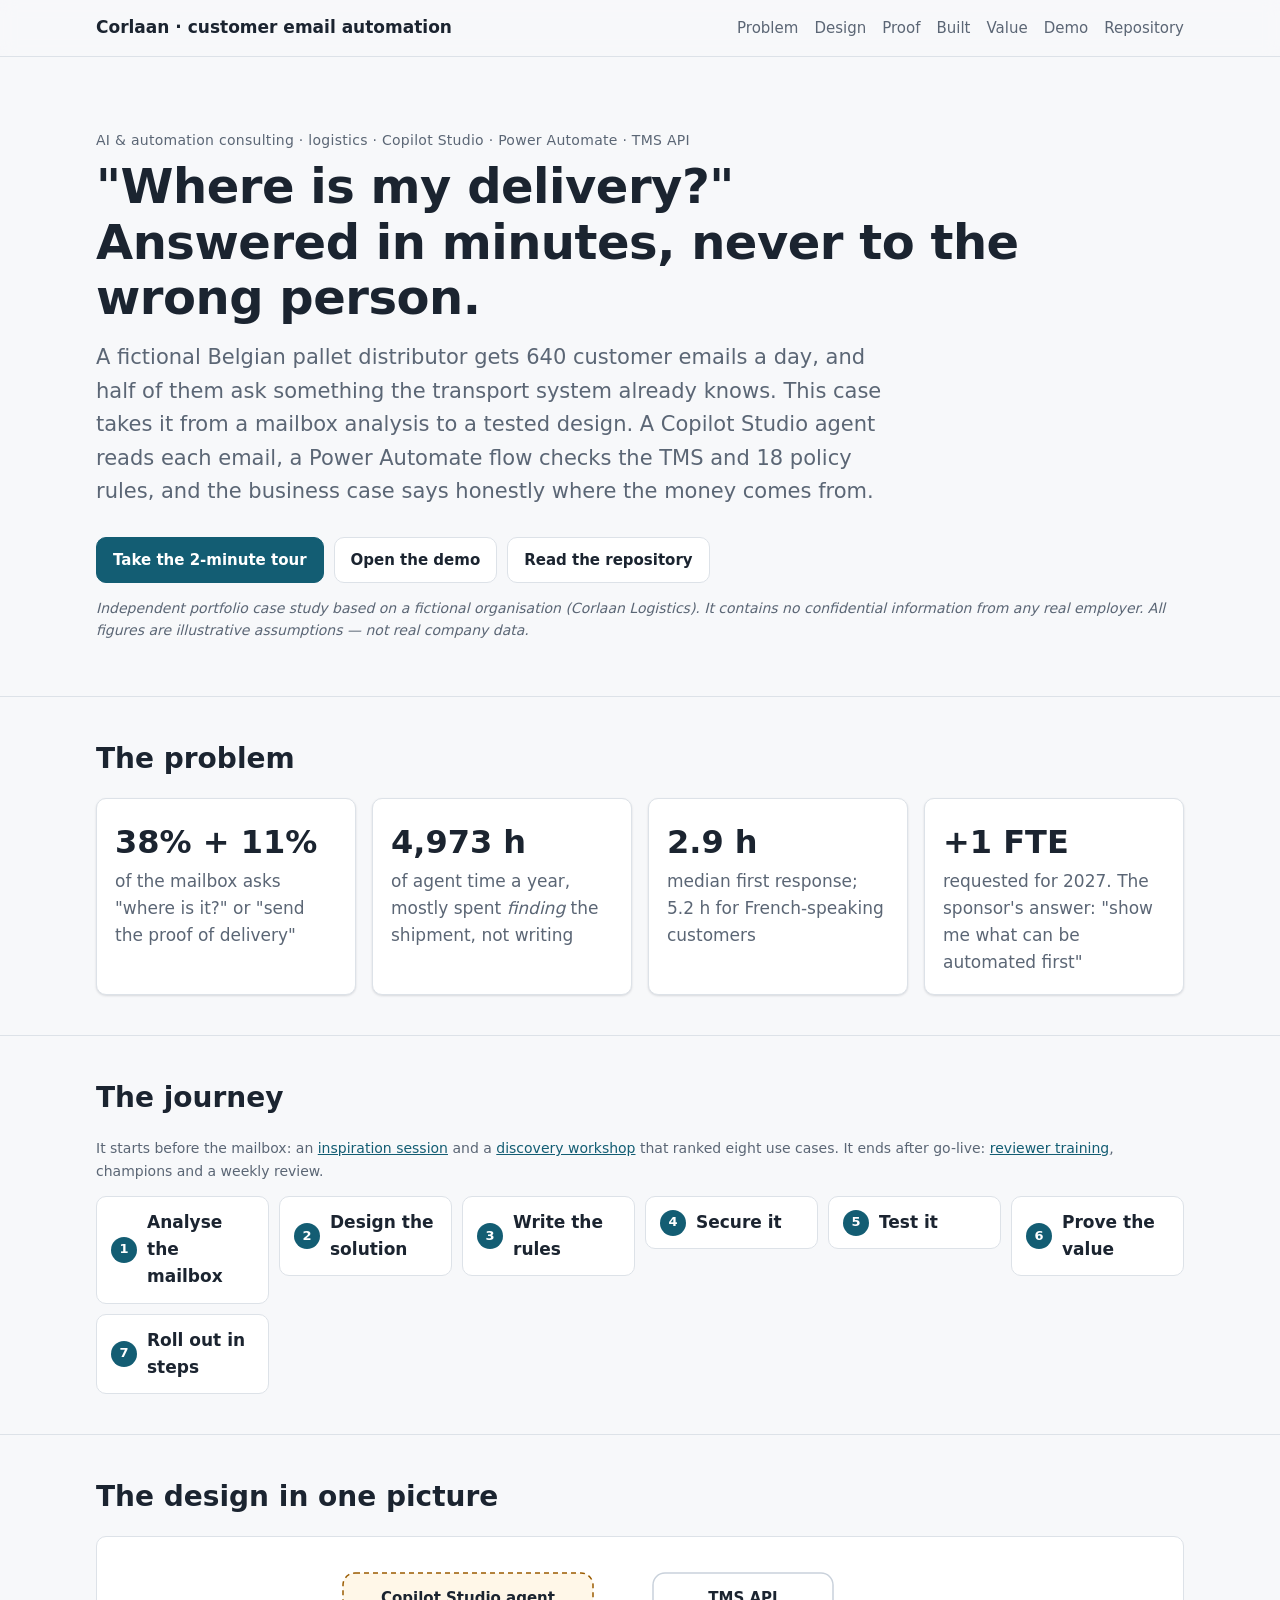
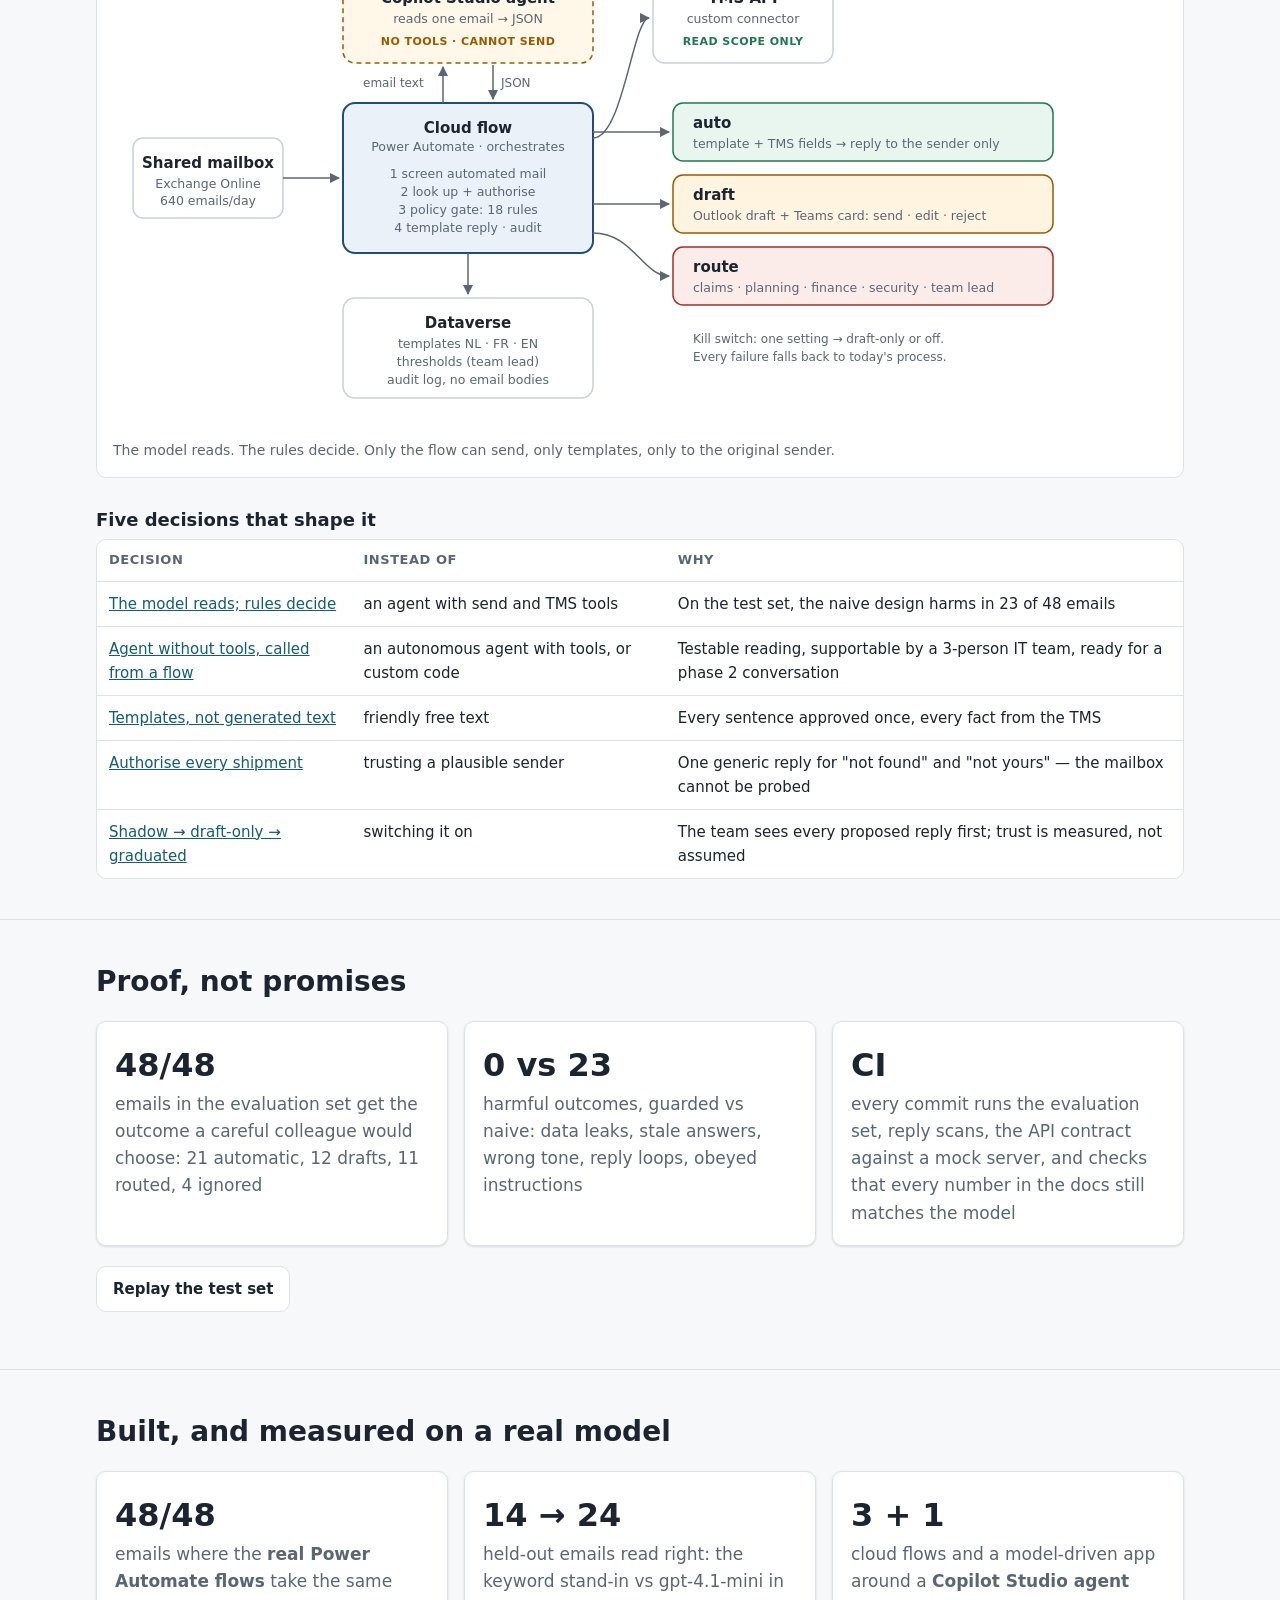
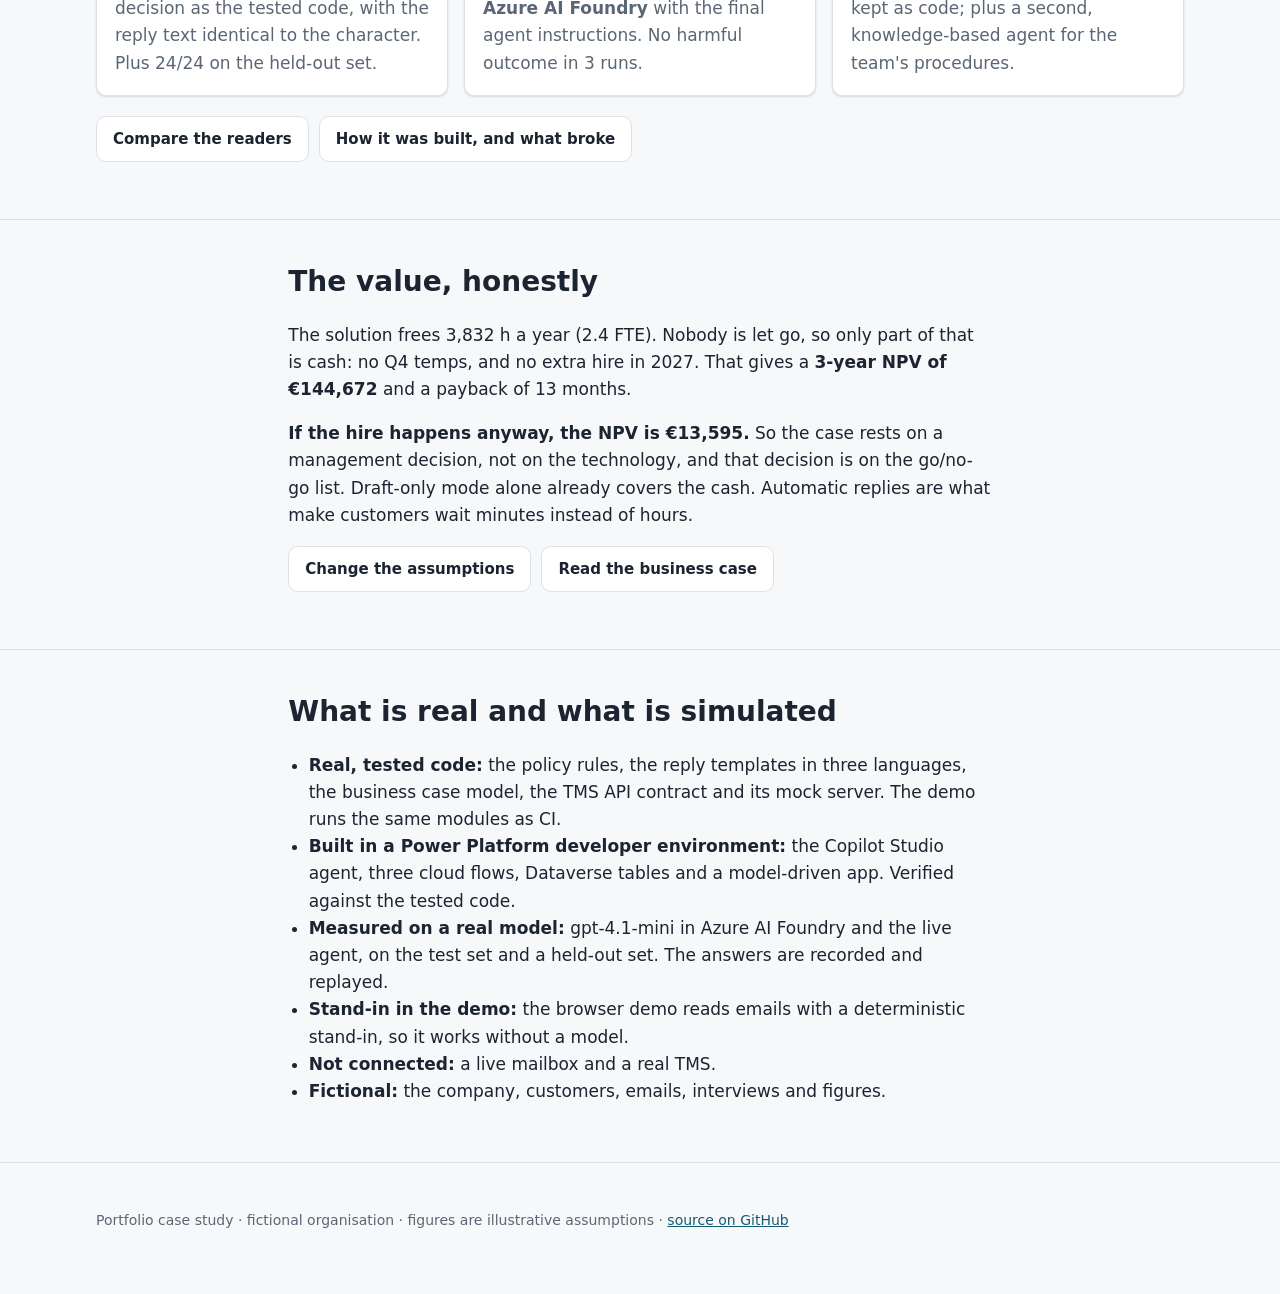
<file: site/index.html>
<!doctype html>
<html lang="en">
<head>
  <meta charset="utf-8">
  <meta name="viewport" content="width=device-width, initial-scale=1">
  <title>Where is my delivery? — AI &amp; automation case study</title>
  <meta name="description" content="Portfolio case (fictional logistics company): from a mailbox analysis to a Copilot Studio agent, a Power Automate flow on a TMS API, 18 policy rules, a 48-email evaluation set and a business case.">
  <link rel="icon" href="assets/favicon.svg" type="image/svg+xml">
  <link rel="stylesheet" href="assets/style.css">
</head>
<body>
<header class="site-header">
  <div class="wrap header-inner">
    <a class="brand" href="./">Corlaan · customer email automation</a>
    <nav aria-label="Sections">
      <a href="#problem">Problem</a>
      <a href="#design">Design</a>
      <a href="#proof">Proof</a>
      <a href="#built">Built</a>
      <a href="#value">Value</a>
      <a href="demo/">Demo</a>
      <a href="https://github.com/phlppgdfry/logistics-ai-automation-case-study">Repository</a>
    </nav>
  </div>
</header>

<main>
  <section class="hero wrap">
    <p class="eyebrow">AI &amp; automation consulting · logistics · Copilot Studio · Power Automate · TMS API</p>
    <h1>"Where is my delivery?"<br>Answered in minutes, never to the wrong person.</h1>
    <p class="lede">A fictional Belgian pallet distributor gets <!--n:a.emailsPerDay-->640<!--/n--> customer emails a day, and half of them ask something the transport system already knows. This case takes it from a mailbox analysis to a tested design. A Copilot Studio agent reads each email, a Power Automate flow checks the TMS and <!--n:rules.count-->18<!--/n--> policy rules, and the business case says honestly where the money comes from.</p>
    <div class="cta-row">
      <a class="btn primary" href="demo/?tour">Take the 2-minute tour</a>
      <a class="btn" href="demo/">Open the demo</a>
      <a class="btn" href="https://github.com/phlppgdfry/logistics-ai-automation-case-study">Read the repository</a>
    </div>
    <p class="note">Independent portfolio case study based on a fictional organisation (Corlaan Logistics). It contains no confidential information from any real employer. All figures are illustrative assumptions — not real company data.</p>
  </section>

  <section class="section" id="problem">
    <div class="wrap">
      <h2>The problem</h2>
      <div class="grid cards-4">
        <div class="card"><div class="kpi-value"><!--n:a.shareWismo-->38%<!--/n--> + <!--n:a.sharePod-->11%<!--/n--></div><p>of the mailbox asks "where is it?" or "send the proof of delivery"</p></div>
        <div class="card"><div class="kpi-value"><!--n:bc.baselineHoursYear-->4,973 h<!--/n--></div><p>of agent time a year, mostly spent <em>finding</em> the shipment, not writing</p></div>
        <div class="card"><div class="kpi-value">2.9 h</div><p>median first response; 5.2 h for French-speaking customers</p></div>
        <div class="card"><div class="kpi-value">+1 FTE</div><p>requested for 2027. The sponsor's answer: "show me what can be automated first"</p></div>
      </div>
    </div>
  </section>

  <section class="section">
    <div class="wrap">
      <h2>The journey</h2>
      <p class="note" style="font-style:normal">It starts before the mailbox: an <a href="https://github.com/phlppgdfry/logistics-ai-automation-case-study/blob/main/docs/08-workshops-and-training/inspiration-session.md">inspiration session</a> and a <a href="https://github.com/phlppgdfry/logistics-ai-automation-case-study/blob/main/docs/08-workshops-and-training/discovery-workshop.md">discovery workshop</a> that ranked eight use cases. It ends after go-live: <a href="https://github.com/phlppgdfry/logistics-ai-automation-case-study/blob/main/docs/08-workshops-and-training/reviewer-training.md">reviewer training</a>, champions and a weekly review.</p>
      <ol class="journey">
        <li><a href="https://github.com/phlppgdfry/logistics-ai-automation-case-study/blob/main/docs/01-discover/mailbox-analysis.md"><span class="step-no">1</span>Analyse the mailbox</a></li>
        <li><a href="https://github.com/phlppgdfry/logistics-ai-automation-case-study/blob/main/docs/02-design/to-be-and-architecture.md"><span class="step-no">2</span>Design the solution</a></li>
        <li><a href="https://github.com/phlppgdfry/logistics-ai-automation-case-study/blob/main/docs/02-design/policy-rules.md"><span class="step-no">3</span>Write the rules</a></li>
        <li><a href="https://github.com/phlppgdfry/logistics-ai-automation-case-study/blob/main/docs/03-security/threat-model.md"><span class="step-no">4</span>Secure it</a></li>
        <li><a href="https://github.com/phlppgdfry/logistics-ai-automation-case-study/blob/main/docs/04-test/test-strategy-and-results.md"><span class="step-no">5</span>Test it</a></li>
        <li><a href="https://github.com/phlppgdfry/logistics-ai-automation-case-study/blob/main/docs/05-business-case/business-case.md"><span class="step-no">6</span>Prove the value</a></li>
        <li><a href="https://github.com/phlppgdfry/logistics-ai-automation-case-study/blob/main/docs/06-rollout/pilot-and-adoption.md"><span class="step-no">7</span>Roll out in steps</a></li>
      </ol>
    </div>
  </section>

  <section class="section" id="design">
    <div class="wrap">
      <h2>The design in one picture</h2>
      <figure class="diagram">
        <img src="assets/architecture.svg" alt="The cloud flow orchestrates: a Copilot Studio agent without tools reads the email, a read-only connector looks up the TMS, policy rules decide between automatic reply, draft and routing, and every outcome is audited." width="960" height="470">
        <figcaption>The model reads. The rules decide. Only the flow can send, only templates, only to the original sender.</figcaption>
      </figure>
      <h3 style="margin-top:28px">Five decisions that shape it</h3>
      <div class="table-wrap">
        <table>
          <thead><tr><th>Decision</th><th>Instead of</th><th>Why</th></tr></thead>
          <tbody>
            <tr><td><a href="https://github.com/phlppgdfry/logistics-ai-automation-case-study/blob/main/docs/adr/001-model-proposes-policy-decides.md">The model reads; rules decide</a></td><td>an agent with send and TMS tools</td><td>On the test set, the naive design harms in <!--n:naive.harmful-->23<!--/n--> of <!--n:tests.cases-->48<!--/n--> emails</td></tr>
            <tr><td><a href="https://github.com/phlppgdfry/logistics-ai-automation-case-study/blob/main/docs/adr/002-copilot-studio-agent-called-from-flow.md">Agent without tools, called from a flow</a></td><td>an autonomous agent with tools, or custom code</td><td>Testable reading, supportable by a 3-person IT team, ready for a phase 2 conversation</td></tr>
            <tr><td><a href="https://github.com/phlppgdfry/logistics-ai-automation-case-study/blob/main/docs/adr/003-templates-not-free-text.md">Templates, not generated text</a></td><td>friendly free text</td><td>Every sentence approved once, every fact from the TMS</td></tr>
            <tr><td><a href="https://github.com/phlppgdfry/logistics-ai-automation-case-study/blob/main/docs/adr/004-authorise-every-shipment.md">Authorise every shipment</a></td><td>trusting a plausible sender</td><td>One generic reply for "not found" and "not yours" — the mailbox cannot be probed</td></tr>
            <tr><td><a href="https://github.com/phlppgdfry/logistics-ai-automation-case-study/blob/main/docs/adr/005-autonomy-ladder.md">Shadow → draft-only → graduated</a></td><td>switching it on</td><td>The team sees every proposed reply first; trust is measured, not assumed</td></tr>
          </tbody>
        </table>
      </div>
    </div>
  </section>

  <section class="section" id="proof">
    <div class="wrap">
      <h2>Proof, not promises</h2>
      <div class="grid cards-3">
        <div class="card"><div class="kpi-value"><!--n:tests.passed-->48<!--/n-->/<!--n:tests.cases-->48<!--/n--></div><p>emails in the evaluation set get the outcome a careful colleague would choose: <!--n:tests.auto-->21<!--/n--> automatic, <!--n:tests.draft-->12<!--/n--> drafts, <!--n:tests.route-->11<!--/n--> routed, <!--n:tests.ignore-->4<!--/n--> ignored</p></div>
        <div class="card"><div class="kpi-value"><!--n:guarded.harmful-->0<!--/n--> vs <!--n:naive.harmful-->23<!--/n--></div><p>harmful outcomes, guarded vs naive: data leaks, stale answers, wrong tone, reply loops, obeyed instructions</p></div>
        <div class="card"><div class="kpi-value">CI</div><p>every commit runs the evaluation set, reply scans, the API contract against a mock server, and checks that every number in the docs still matches the model</p></div>
      </div>
      <p class="cta-row" style="margin-top:20px"><a class="btn" href="demo/#tests">Replay the test set</a></p>
    </div>
  </section>

  <section class="section" id="built">
    <div class="wrap">
      <h2>Built, and measured on a real model</h2>
      <div class="grid cards-3">
        <div class="card"><div class="kpi-value"><!--n:pp.main-standin.same-->48<!--/n-->/<!--n:pp.main-standin.emails-->48<!--/n--></div><p>emails where the <strong>real Power Automate flows</strong> take the same decision as the tested code, with the reply text identical to the character. Plus <!--n:pp.holdout-labels.same-->24<!--/n-->/<!--n:pp.holdout-labels.emails-->24<!--/n--> on the held-out set.</p></div>
        <div class="card"><div class="kpi-value"><!--n:me.stand-in.ho-->14<!--/n--> → <!--n:me.f-v3.ho-->24<!--/n--></div><p>held-out emails read right: the keyword stand-in vs gpt-4.1-mini in <strong>Azure AI Foundry</strong> with the final agent instructions. No harmful outcome in 3 runs.</p></div>
        <div class="card"><div class="kpi-value">3 + 1</div><p>cloud flows and a model-driven app around a <strong>Copilot Studio agent</strong> kept as code; plus a second, knowledge-based agent for the team's procedures.</p></div>
      </div>
      <p class="cta-row" style="margin-top:20px"><a class="btn" href="demo/#reading">Compare the readers</a> <a class="btn" href="https://github.com/phlppgdfry/logistics-ai-automation-case-study/blob/main/power-platform/README.md">How it was built, and what broke</a></p>
    </div>
  </section>

  <section class="section" id="value">
    <div class="wrap measure">
      <h2>The value, honestly</h2>
      <p>The solution frees <!--n:bc.capacityHoursYear-->3,832 h<!--/n--> a year (<!--n:bc.capacityFte-->2.4 FTE<!--/n-->). Nobody is let go, so only part of that is cash: no Q4 temps, and no extra hire in 2027. That gives a <strong>3-year NPV of <!--n:bc.npv3y-->€144,672<!--/n--></strong> and a payback of <!--n:bc.payback-->13 months<!--/n-->.</p>
      <p><strong>If the hire happens anyway, the NPV is <!--n:sc.no-hire.npv-->€13,595<!--/n-->.</strong> So the case rests on a management decision, not on the technology, and that decision is on the go/no-go list. Draft-only mode alone already covers the cash. Automatic replies are what make customers wait minutes instead of hours.</p>
      <p class="cta-row"><a class="btn" href="demo/#value">Change the assumptions</a> <a class="btn" href="https://github.com/phlppgdfry/logistics-ai-automation-case-study/blob/main/docs/05-business-case/business-case.md">Read the business case</a></p>
    </div>
  </section>

  <section class="section">
    <div class="wrap measure">
      <h2>What is real and what is simulated</h2>
      <ul class="checklist">
        <li><strong>Real, tested code:</strong> the policy rules, the reply templates in three languages, the business case model, the TMS API contract and its mock server. The demo runs the same modules as CI.</li>
        <li><strong>Built in a Power Platform developer environment:</strong> the Copilot Studio agent, three cloud flows, Dataverse tables and a model-driven app. Verified against the tested code.</li>
        <li><strong>Measured on a real model:</strong> gpt-4.1-mini in Azure AI Foundry and the live agent, on the test set and a held-out set. The answers are recorded and replayed.</li>
        <li><strong>Stand-in in the demo:</strong> the browser demo reads emails with a deterministic stand-in, so it works without a model.</li>
        <li><strong>Not connected:</strong> a live mailbox and a real TMS.</li>
        <li><strong>Fictional:</strong> the company, customers, emails, interviews and figures.</li>
      </ul>
    </div>
  </section>
</main>

<footer class="site-footer">
  <div class="wrap">
    <p>Portfolio case study · fictional organisation · figures are illustrative assumptions · <a href="https://github.com/phlppgdfry/logistics-ai-automation-case-study">source on GitHub</a></p>
  </div>
</footer>
</body>
</html>
</file>
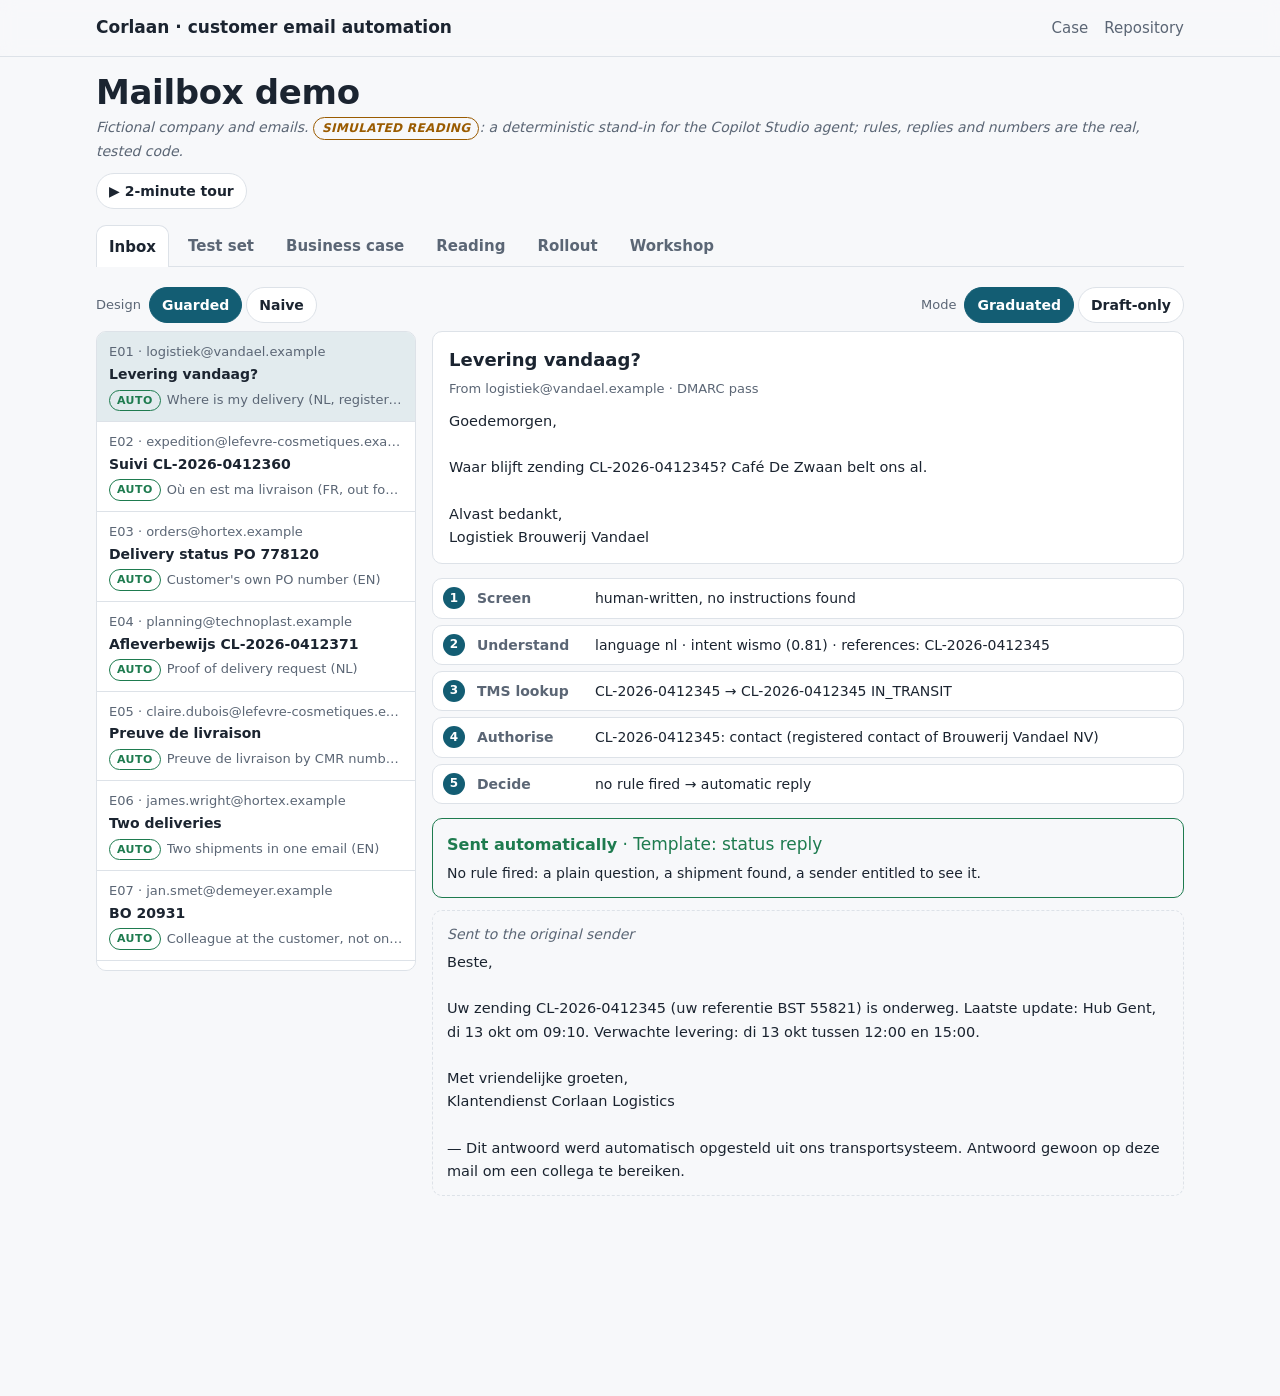
<file: site/demo/index.html>
<!doctype html>
<html lang="en">
<head>
  <meta charset="utf-8">
  <meta name="viewport" content="width=device-width, initial-scale=1">
  <title>Mailbox demo — Corlaan customer email automation</title>
  <meta name="description" content="Replay 48 customer emails through the guarded design and a naive one, change the business case assumptions, and see the rollout ladder.">
  <link rel="icon" href="../assets/favicon.svg" type="image/svg+xml">
  <link rel="stylesheet" href="../assets/style.css">
</head>
<body>
<header class="site-header">
  <div class="wrap header-inner">
    <a class="brand" href="../">Corlaan · customer email automation</a>
    <nav aria-label="Sections">
      <a href="../">Case</a>
      <a href="https://github.com/phlppgdfry/logistics-ai-automation-case-study">Repository</a>
    </nav>
  </div>
</header>

<main class="wrap" style="padding-bottom:200px">
  <div class="demo-bar">
    <div>
      <h1 style="font-size:clamp(24px,4vw,34px);margin:0">Mailbox demo</h1>
      <p class="note" style="margin:4px 0 0">Fictional company and emails. <span class="label-sim">simulated reading</span>: a deterministic stand-in for the Copilot Studio agent; rules, replies and numbers are the real, tested code.</p>
    </div>
    <button class="btn-sm" id="btn-tour" type="button">▶ 2-minute tour</button>
  </div>

  <div class="tabs" role="tablist" aria-label="Demo views">
    <button role="tab" id="tab-inbox" aria-controls="inbox" aria-selected="true">Inbox</button>
    <button role="tab" id="tab-tests" aria-controls="tests" aria-selected="false">Test set</button>
    <button role="tab" id="tab-value" aria-controls="value" aria-selected="false">Business case</button>
    <button role="tab" id="tab-reading" aria-controls="reading" aria-selected="false">Reading</button>
    <button role="tab" id="tab-rollout" aria-controls="rollout" aria-selected="false">Rollout</button>
    <button role="tab" id="tab-workshop" aria-controls="workshop" aria-selected="false">Workshop</button>
  </div>

  <section class="panel active" id="inbox" role="tabpanel" aria-labelledby="tab-inbox">
    <div class="demo-bar" style="padding-top:0">
      <div class="seg" id="design-switch"><span>Design</span>
        <button class="btn-sm" type="button" data-design="guarded" aria-pressed="true">Guarded</button>
        <button class="btn-sm" type="button" data-design="naive" aria-pressed="false">Naive</button>
      </div>
      <div class="seg" id="mode-switch"><span>Mode</span>
        <button class="btn-sm" type="button" data-mode="graduated" aria-pressed="true">Graduated</button>
        <button class="btn-sm" type="button" data-mode="draft-only" aria-pressed="false">Draft-only</button>
      </div>
    </div>
    <div class="inbox">
      <ul class="mail-list" id="mail-list" aria-label="Inbox"></ul>
      <div id="detail" aria-live="polite"></div>
    </div>
  </section>

  <section class="panel" id="tests" role="tabpanel" aria-labelledby="tab-tests">
    <div class="cols-2" id="tests-summary"></div>
    <h2 style="margin-top:28px">Every email, expected vs actual</h2>
    <div class="table-wrap"><table id="tests-table"></table></div>
  </section>

  <section class="panel" id="value" role="tabpanel" aria-labelledby="tab-value">
    <p class="note">Illustrative assumptions — not real company data. Defaults come from <code>data/model.json</code>; the same function runs in CI.</p>
    <div class="cols-2">
      <div class="card"><h2>Assumptions</h2><div class="sliders" id="sliders"></div>
        <p style="margin-top:14px"><button class="btn-sm" id="btn-nohire" type="button" aria-pressed="false">The 2027 hire happens anyway</button> <button class="btn-sm" id="btn-reset" type="button">Reset</button></p>
      </div>
      <div class="card" id="value-out"></div>
    </div>
    <div class="card" style="margin-top:16px"><h2>What moves the 3-year NPV most (±25%)</h2><div class="tornado" id="tornado"></div></div>
  </section>

  <section class="panel" id="reading" role="tabpanel" aria-labelledby="tab-reading">
    <h2>Does a real model read as well as the rules need?</h2>
    <p class="note" style="font-style:normal">The test set proves the rules. This tab measures the <strong>reading</strong>: recorded answers of gpt-4.1-mini (Azure AI Foundry) and of the live Copilot Studio agent, replayed through the same rules, on the main set and on 24 held-out emails nobody tuned on.</p>
    <div class="table-wrap"><table id="reading-table"></table></div>
    <h2 style="margin-top:24px">Held-out emails, one by one</h2>
    <div class="seg" id="reader-switch"><span>Reader</span></div>
    <div class="table-wrap"><table id="holdout-table"></table></div>
    <p class="note">Harmful = an automatic reply that should not have gone out. A miss that leads to a draft or a routing is safe: a person looks. Details: <a href="https://github.com/phlppgdfry/logistics-ai-automation-case-study/blob/main/docs/04-test/model-evaluation.md">model evaluation</a>.</p>
  </section>

  <section class="panel" id="workshop" role="tabpanel" aria-labelledby="tab-workshop">
    <h2>Which use case first? Value × feasibility × risk</h2>
    <p class="note" style="font-style:normal">Scores from the discovery workshop (1–5; risk 5 = low risk). The weights are agreed before scoring. Move them and watch the order: the score sorts the list, people make the decision.</p>
    <div class="cols-2">
      <div class="card"><h2>Weights</h2><div class="sliders" id="weights"></div></div>
      <div class="card"><div class="table-wrap"><table id="usecase-table"></table></div></div>
    </div>
    <p class="note">Run sheet, canvas and the reasons behind each decision: <a href="https://github.com/phlppgdfry/logistics-ai-automation-case-study/tree/main/docs/08-workshops-and-training">workshops and training</a>.</p>
  </section>

  <section class="panel" id="rollout" role="tabpanel" aria-labelledby="tab-rollout">
    <h2>Trust is earned in steps</h2>
    <ol class="ladder" id="ladder">
      <li><strong>0 · Shadow</strong><p>Runs on a copy of the mailbox; outcomes only in the log. Gate: agrees with agents on ≥ 90% of in-scope emails.</p></li>
      <li><strong>1 · Draft-only</strong><p>Every reply is a draft with a Teams card. Gate: ≥ 95% sent unedited, no data-protection rejections, DPO sign-off.</p></li>
      <li><strong>2 · Graduated</strong><p>Automatic for plain status and POD to contacts. Weekly review of 20 automatic replies.</p></li>
      <li><strong>3 · Expand</strong><p>Phase 2: slot changes. Separate design and business case.</p></li>
    </ol>
    <p class="note">Going down is one setting, and automatic after a data-protection incident, a harmful reply in the weekly sample or a failed evaluation after a model update.</p>
    <h2 style="margin-top:24px">KPIs</h2>
    <div class="table-wrap"><table>
      <thead><tr><th>KPI</th><th>Baseline</th><th>Target week 12</th></tr></thead>
      <tbody>
        <tr><td>Median first response, status/POD</td><td>2.9 h</td><td>&lt; 15 min auto, &lt; 2 h draft</td></tr>
        <tr><td>French-language first response</td><td>5.2 h</td><td>equal to NL/EN</td></tr>
        <tr><td>In-scope emails answered automatically</td><td>0%</td><td><!--n:a.autoShare-->55%<!--/n--></td></tr>
        <tr><td>Drafts sent unedited</td><td>—</td><td>≥ 85%</td></tr>
        <tr><td>Repeat emails</td><td>12%</td><td>&lt; 5%</td></tr>
        <tr><td>Data-protection incidents</td><td>unknown</td><td>0</td></tr>
      </tbody>
    </table></div>
    <h2 style="margin-top:24px" id="limits">What this demo is not</h2>
    <ul class="checklist">
      <li>In this demo the reading step is a deterministic stand-in with the agent's JSON contract. Real readings from Azure AI Foundry and the live Copilot Studio agent are recorded and shown in the <a href="#reading">Reading</a> tab.</li>
      <li>The agent, three cloud flows, Dataverse tables and a model-driven app are built in a developer environment and decide like this demo (<a href="https://github.com/phlppgdfry/logistics-ai-automation-case-study/blob/main/power-platform/VERIFICATION.md">verification</a>). The shared mailbox and the real TMS are not connected.</li>
      <li>No real emails, customers, pilot or results. Every figure is an illustrative assumption.</li>
    </ul>
  </section>
</main>

<div class="tour hidden" id="tour" role="dialog" aria-label="Guided tour">
  <p id="tour-text" aria-live="polite"></p>
  <div class="tour-actions">
    <button type="button" data-tour="prev">Back</button>
    <button type="button" data-tour="next">Next</button>
    <button type="button" data-tour="close">Close</button>
  </div>
</div>

<script type="module" src="../assets/demo.mjs"></script>
</body>
</html>
</file>
<file: site/assets/style.css>
/* Case-site design system: neutral, enterprise, one accent. Change tokens, not components. */
:root {
  --font: ui-sans-serif, system-ui, -apple-system, "Segoe UI", Roboto, "Helvetica Neue", Arial, sans-serif;
  --mono: ui-monospace, "SF Mono", Menlo, Consolas, monospace;
  --bg: #f7f8fa;
  --surface: #ffffff;
  --text: #1b2430;
  --muted: #5b6675;
  --border: #dde2e8;
  --accent: #135d73;
  --accent-contrast: #ffffff;
  --ok: #1e7b4f;
  --warn: #9a5b00;
  --risk: #a3312a;
  --radius: 10px;
  --shadow: 0 1px 2px rgb(16 24 40 / 6%), 0 1px 3px rgb(16 24 40 / 8%);
  --wrap: 1120px;
  --gutter: 16px;
}
@media (prefers-color-scheme: dark) {
  :root {
    --bg: #0f141a;
    --surface: #161d25;
    --text: #e6eaef;
    --muted: #9aa5b1;
    --border: #2a3440;
    --accent: #7cc6dc;
    --accent-contrast: #0f141a;
    --ok: #5cc28f;
    --warn: #e0a84a;
    --risk: #ef8a82;
    --shadow: none;
  }
}

*, *::before, *::after { box-sizing: border-box; }
html { scroll-behavior: smooth; }
body { margin: 0; font-family: var(--font); background: var(--bg); color: var(--text); line-height: 1.6; font-size: 17px; }
a { color: var(--accent); }
a:focus-visible, .btn:focus-visible { outline: 3px solid var(--accent); outline-offset: 2px; }
img, svg { max-width: 100%; height: auto; }

.wrap { max-width: var(--wrap); margin: 0 auto; padding: 0 var(--gutter); }
.measure { max-width: 68ch; }

.site-header { position: sticky; top: 0; z-index: 10; background: color-mix(in srgb, var(--bg) 88%, transparent); backdrop-filter: blur(8px); border-bottom: 1px solid var(--border); }
.header-inner { display: flex; align-items: center; justify-content: space-between; gap: 16px; min-height: 56px; flex-wrap: wrap; }
.brand { font-weight: 700; text-decoration: none; color: var(--text); }
.site-header nav { display: flex; gap: 16px; flex-wrap: wrap; }
.site-header nav a { color: var(--muted); text-decoration: none; font-size: 15px; }
.site-header nav a:hover { color: var(--text); }

.hero { padding: 72px var(--gutter) 40px; }
.eyebrow { color: var(--muted); font-size: 14px; letter-spacing: .02em; margin: 0 0 8px; }
h1 { font-size: clamp(30px, 5vw, 48px); line-height: 1.15; margin: 0 0 16px; letter-spacing: -0.01em; }
h2 { font-size: clamp(22px, 3vw, 28px); margin: 0 0 16px; }
h3 { font-size: 18px; margin: 8px 0 4px; }
.lede { font-size: clamp(18px, 2.4vw, 21px); color: var(--muted); max-width: 60ch; margin: 0 0 28px; }

.cta-row { display: flex; flex-wrap: wrap; gap: 10px; }
.btn { display: inline-block; padding: 10px 16px; border-radius: var(--radius); border: 1px solid var(--border); background: var(--surface); color: var(--text); text-decoration: none; font-weight: 600; font-size: 15px; }
.btn.primary { background: var(--accent); color: var(--accent-contrast); border-color: var(--accent); }

.section { padding: 40px var(--gutter); border-top: 1px solid var(--border); }

.grid { display: grid; gap: 16px; }
.cards-3 { grid-template-columns: repeat(auto-fit, minmax(220px, 1fr)); }
.cards-4 { grid-template-columns: repeat(auto-fit, minmax(200px, 1fr)); }
.card { background: var(--surface); border: 1px solid var(--border); border-radius: var(--radius); padding: 18px; box-shadow: var(--shadow); }
.card p { margin: 0; color: var(--muted); }

.chip { display: inline-block; font-size: 12px; font-weight: 600; padding: 2px 8px; border-radius: 999px; border: 1px solid currentColor; }
.chip.ok { color: var(--ok); } .chip.warn { color: var(--warn); } .chip.risk { color: var(--risk); }

.checklist { padding-left: 1.2em; }
.journey { list-style: none; padding: 0; margin: 0; display: grid; grid-template-columns: repeat(auto-fit, minmax(150px, 1fr)); gap: 10px; }
.journey a { display: flex; align-items: center; gap: 10px; padding: 12px 14px; background: var(--surface); border: 1px solid var(--border); border-radius: var(--radius); text-decoration: none; color: var(--text); font-weight: 600; }
.step-no { display: inline-grid; place-items: center; width: 26px; height: 26px; border-radius: 50%; background: var(--accent); color: var(--accent-contrast); font-size: 13px; flex: none; }

.diagram { margin: 0; background: var(--surface); border: 1px solid var(--border); border-radius: var(--radius); padding: 16px; overflow-x: auto; }
.diagram figcaption { color: var(--muted); font-size: 14px; margin-top: 8px; }

.kpi-value { font-size: 32px; font-weight: 700; color: var(--text) !important; }
.note { font-size: 14px; color: var(--muted); font-style: italic; }

.table-wrap { overflow-x: auto; border: 1px solid var(--border); border-radius: var(--radius); background: var(--surface); }
table { border-collapse: collapse; width: 100%; font-size: 15px; }
th, td { text-align: left; padding: 10px 12px; border-bottom: 1px solid var(--border); vertical-align: top; }
th { color: var(--muted); font-weight: 600; font-size: 13px; text-transform: uppercase; letter-spacing: .04em; }
tr:last-child td { border-bottom: none; }

.site-footer { border-top: 1px solid var(--border); padding: 32px 0 48px; color: var(--muted); font-size: 14px; }

/* Guided tour (assets/tour.js) */
.hidden { display: none !important; }
.tour { position: fixed; left: 16px; right: 16px; bottom: 16px; z-index: 50; max-width: 760px; margin: 0 auto; background: var(--text); color: var(--bg); border-radius: var(--radius); padding: 12px 16px; display: flex; gap: 12px; align-items: center; justify-content: space-between; flex-wrap: wrap; box-shadow: 0 6px 24px rgb(0 0 0 / 25%); }
.tour p { margin: 0; font-size: 15px; max-width: 70ch; }
.tour .tour-step { display: block; font-size: 12px; opacity: .7; }
.tour-actions { display: flex; gap: 8px; }
.tour button { font: inherit; font-size: 14px; padding: 6px 12px; border-radius: 999px; border: 1px solid currentColor; background: transparent; color: inherit; cursor: pointer; }
.tour button:disabled { opacity: .4; cursor: default; }
.tour-flash { animation: tour-flash 1.4s ease-out; }
@keyframes tour-flash { 0% { box-shadow: 0 0 0 4px var(--accent); } 100% { box-shadow: 0 0 0 4px transparent; } }

@media print {
  .site-header, .cta-row, .tour { display: none; }
  body { background: #fff; color: #000; font-size: 11pt; }
  .section { break-inside: avoid; padding: 16px 0; }
  .card { box-shadow: none; }
  a { color: #000; }
}
@media (prefers-reduced-motion: reduce) { html { scroll-behavior: auto; } .tour-flash { animation: none; outline: 3px solid var(--accent); } }

/* --- Case-specific: Corlaan mailbox demo -------------------------------------------------------- */
.label-sim { display: inline-block; font-size: 12px; font-weight: 700; letter-spacing: .03em; text-transform: uppercase; color: var(--warn); border: 1px solid currentColor; border-radius: 999px; padding: 1px 8px; }
.demo-bar { display: flex; flex-wrap: wrap; gap: 10px; align-items: center; justify-content: space-between; padding: 16px 0 8px; }
.tabs { display: flex; flex-wrap: wrap; gap: 6px; border-bottom: 1px solid var(--border); margin: 8px 0 20px; }
.tabs button { font: inherit; font-size: 15px; font-weight: 600; padding: 8px 12px; border: 1px solid transparent; border-bottom: none; border-radius: var(--radius) var(--radius) 0 0; background: none; color: var(--muted); cursor: pointer; }
.tabs button[aria-selected="true"] { color: var(--text); background: var(--surface); border-color: var(--border); margin-bottom: -1px; }
.tabs button:focus-visible, .btn-sm:focus-visible, .mail-list button:focus-visible { outline: 3px solid var(--accent); outline-offset: 2px; }
.panel { display: none; } .panel.active { display: block; }
.btn-sm { font: inherit; font-size: 14px; font-weight: 600; padding: 6px 12px; border-radius: 999px; border: 1px solid var(--border); background: var(--surface); color: var(--text); cursor: pointer; }
.btn-sm[aria-pressed="true"] { background: var(--accent); color: var(--accent-contrast); border-color: var(--accent); }
.seg { display: inline-flex; gap: 4px; flex-wrap: wrap; align-items: center; }
.seg span { font-size: 13px; color: var(--muted); margin-right: 4px; }

.inbox { display: grid; gap: 16px; grid-template-columns: minmax(0, 320px) minmax(0, 1fr); }
@media (max-width: 860px) { .inbox { grid-template-columns: 1fr; } }
.mail-list { list-style: none; margin: 0; padding: 0; max-height: 640px; overflow-y: auto; border: 1px solid var(--border); border-radius: var(--radius); background: var(--surface); }
@media (max-width: 860px) { .mail-list { max-height: 300px; } }
.mail-list li + li { border-top: 1px solid var(--border); }
.mail-list button { display: block; width: 100%; text-align: left; font: inherit; background: none; border: 0; padding: 10px 12px; color: var(--text); cursor: pointer; }
.mail-list button[aria-current="true"] { background: color-mix(in srgb, var(--accent) 12%, transparent); }
.mail-list .from { font-size: 13px; color: var(--muted); display: block; overflow: hidden; text-overflow: ellipsis; white-space: nowrap; }
.mail-list .subj { font-size: 14px; font-weight: 600; display: block; overflow: hidden; text-overflow: ellipsis; white-space: nowrap; }
.mail-list .meta { display: flex; gap: 6px; margin-top: 4px; align-items: center; }
.out { display: inline-block; font-size: 11px; font-weight: 700; text-transform: uppercase; letter-spacing: .04em; padding: 1px 7px; border-radius: 999px; border: 1px solid currentColor; }
.out.auto { color: var(--ok); } .out.draft { color: var(--warn); } .out.route { color: var(--risk); } .out.ignore { color: var(--muted); }
.mail { background: var(--surface); border: 1px solid var(--border); border-radius: var(--radius); padding: 14px 16px; }
.mail h3 { margin: 0 0 4px; }
.mail .hdr { font-size: 13px; color: var(--muted); margin: 0 0 10px; word-break: break-all; }
.mail pre, .reply pre { white-space: pre-wrap; word-wrap: break-word; font-family: var(--font); font-size: 14.5px; margin: 0; }
.steps { list-style: none; counter-reset: s; padding: 0; margin: 14px 0; display: grid; gap: 6px; }
.steps li { counter-increment: s; display: grid; grid-template-columns: 26px 110px minmax(0, 1fr); gap: 8px; align-items: start; font-size: 14px; padding: 8px 10px; background: var(--surface); border: 1px solid var(--border); border-radius: var(--radius); }
.steps li::before { content: counter(s); display: inline-grid; place-items: center; width: 22px; height: 22px; border-radius: 50%; background: var(--accent); color: var(--accent-contrast); font-size: 12px; font-weight: 700; }
.steps b { color: var(--muted); font-weight: 600; }
@media (max-width: 560px) { .steps li { grid-template-columns: 26px minmax(0, 1fr); } .steps li span { grid-column: 2; } }
.verdict { border-radius: var(--radius); padding: 12px 14px; border: 1.5px solid currentColor; margin: 12px 0; }
.verdict.auto { color: var(--ok); } .verdict.draft { color: var(--warn); } .verdict.route { color: var(--risk); } .verdict.ignore { color: var(--muted); }
.verdict strong { font-size: 16px; }
.verdict p { color: var(--text); margin: 4px 0 0; font-size: 14px; }
.reply { background: var(--bg); border: 1px dashed var(--border); border-radius: var(--radius); padding: 12px 14px; }
.reply.naive { border-color: var(--risk); }
.harm { color: var(--risk); font-weight: 700; font-size: 13px; }
.cols-2 { display: grid; gap: 16px; grid-template-columns: repeat(auto-fit, minmax(280px, 1fr)); }

.bars { display: grid; gap: 10px; }
.bar-row { display: grid; grid-template-columns: minmax(0, 220px) minmax(0, 1fr) 48px; gap: 10px; align-items: center; font-size: 14px; }
@media (max-width: 560px) { .bar-row { grid-template-columns: minmax(0, 1fr) 40px; } .bar-row .track { grid-column: 1 / -1; grid-row: 2; } }
.track { height: 14px; background: var(--bg); border: 1px solid var(--border); border-radius: 999px; overflow: hidden; display: flex; }
.fill { height: 100%; }
.fill.naive { background: var(--risk); } .fill.guarded { background: var(--ok); }
.num { text-align: right; font-variant-numeric: tabular-nums; font-weight: 700; }
td.pass { color: var(--ok); font-weight: 700; } td.fail { color: var(--risk); font-weight: 700; }
td code, .rules code { font-family: var(--mono); font-size: 12.5px; }

.sliders { display: grid; gap: 14px; }
.slider label { display: flex; justify-content: space-between; gap: 8px; font-size: 14px; }
.slider input { width: 100%; accent-color: var(--accent); }
.slider output { font-weight: 700; font-variant-numeric: tabular-nums; }
.tornado { display: grid; gap: 8px; }
.tornado-row { display: grid; grid-template-columns: minmax(0, 210px) minmax(0, 1fr); gap: 10px; align-items: center; font-size: 13px; }
@media (max-width: 560px) { .tornado-row { grid-template-columns: 1fr; } }
.tornado-track { position: relative; height: 18px; background: var(--bg); border: 1px solid var(--border); border-radius: 4px; }
.tornado-bar { position: absolute; top: 2px; bottom: 2px; background: var(--accent); border-radius: 3px; opacity: .85; }
.tornado-base { position: absolute; top: -3px; bottom: -3px; width: 2px; background: var(--text); }
.ladder { list-style: none; padding: 0; margin: 0; display: grid; gap: 10px; grid-template-columns: repeat(auto-fit, minmax(200px, 1fr)); }
.ladder li { background: var(--surface); border: 1px solid var(--border); border-radius: var(--radius); padding: 14px; }
.ladder li strong { display: block; }
.ladder li p { margin: 6px 0 0; font-size: 14px; color: var(--muted); }
.big { font-size: 28px; font-weight: 700; font-variant-numeric: tabular-nums; }
</file>
